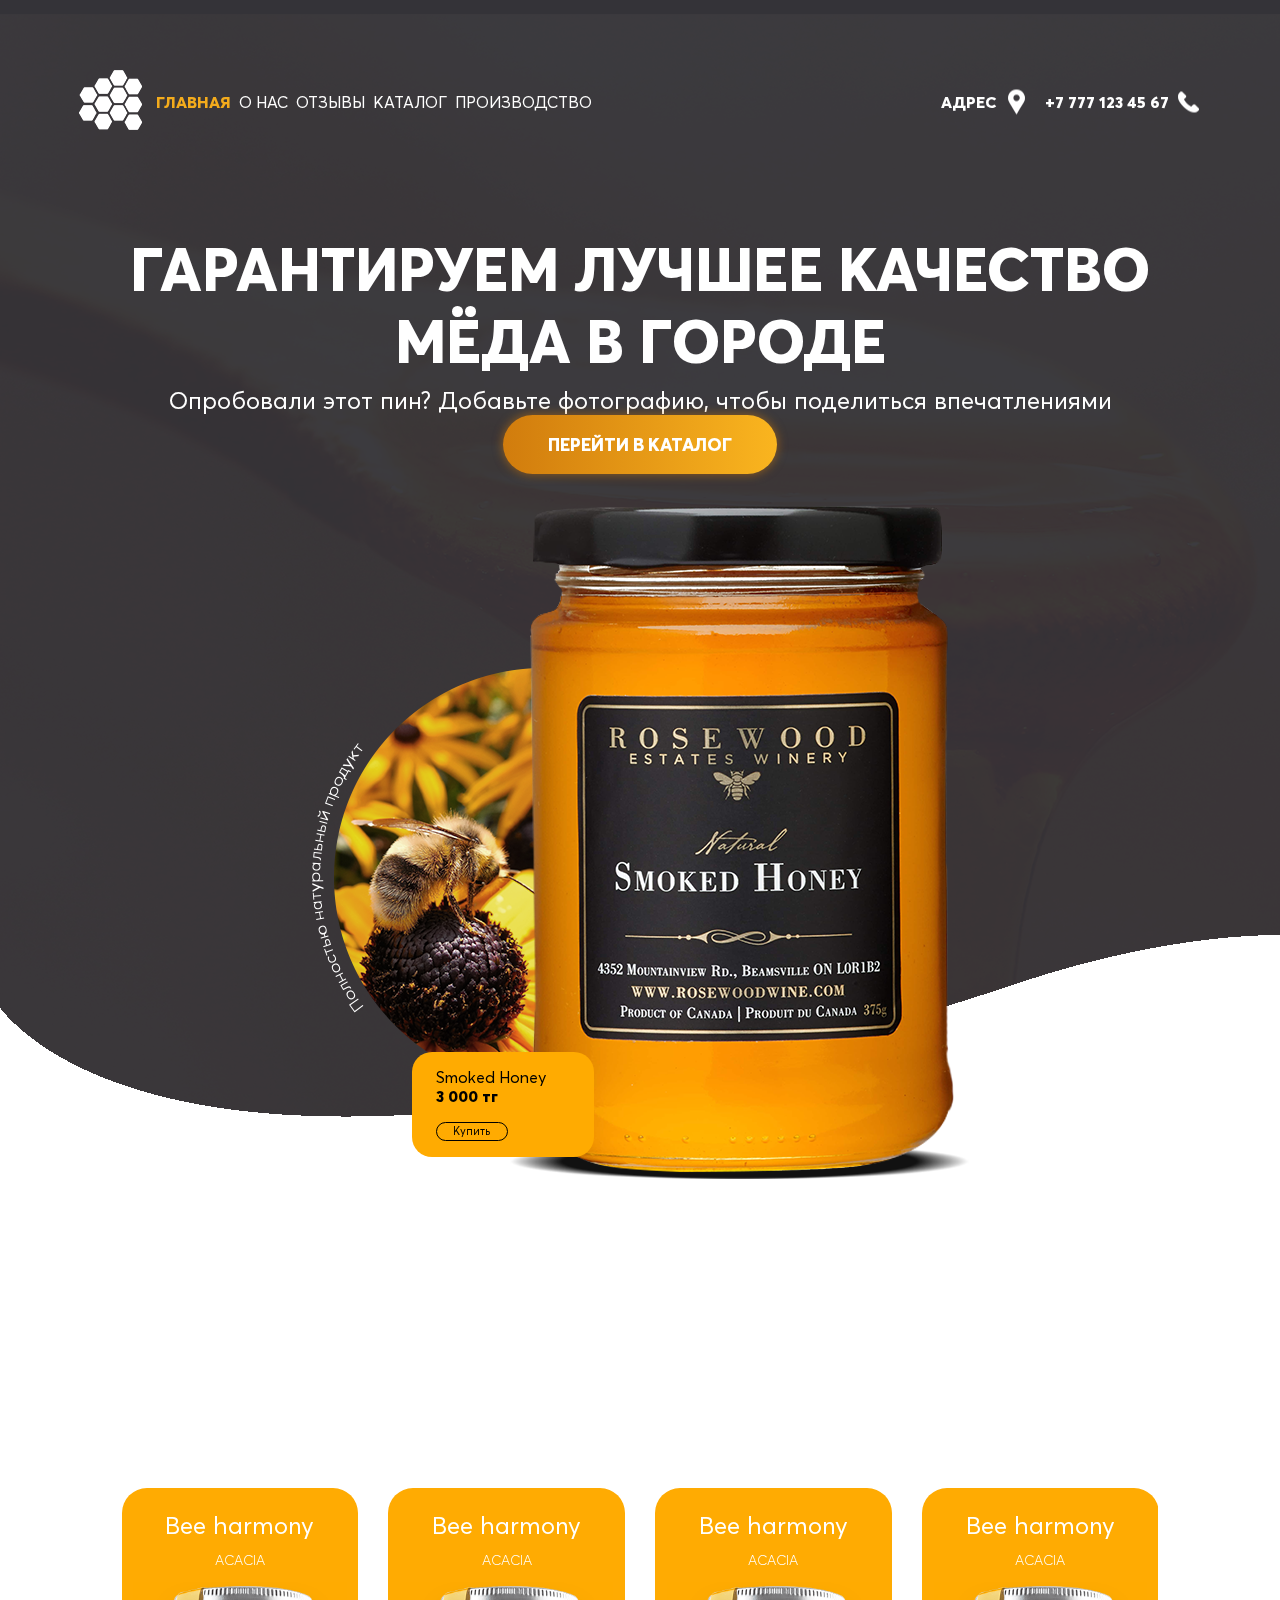
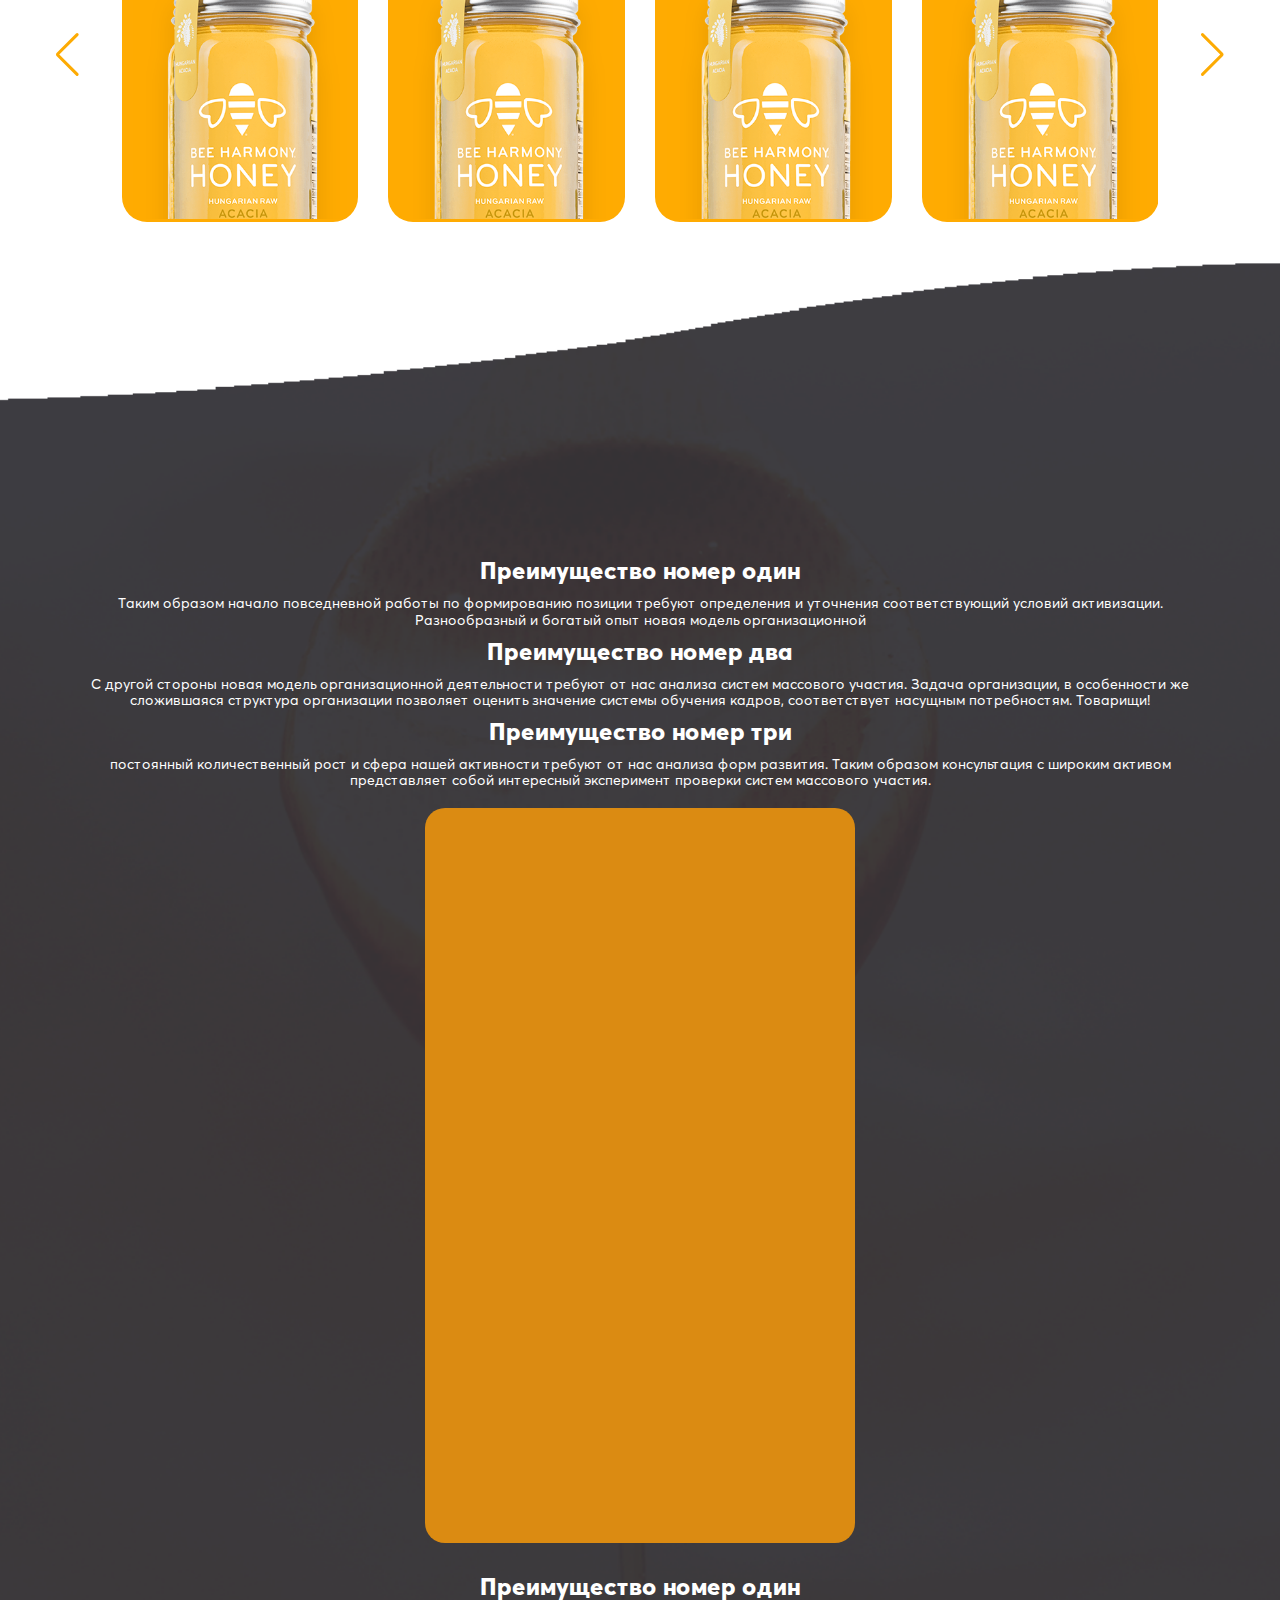
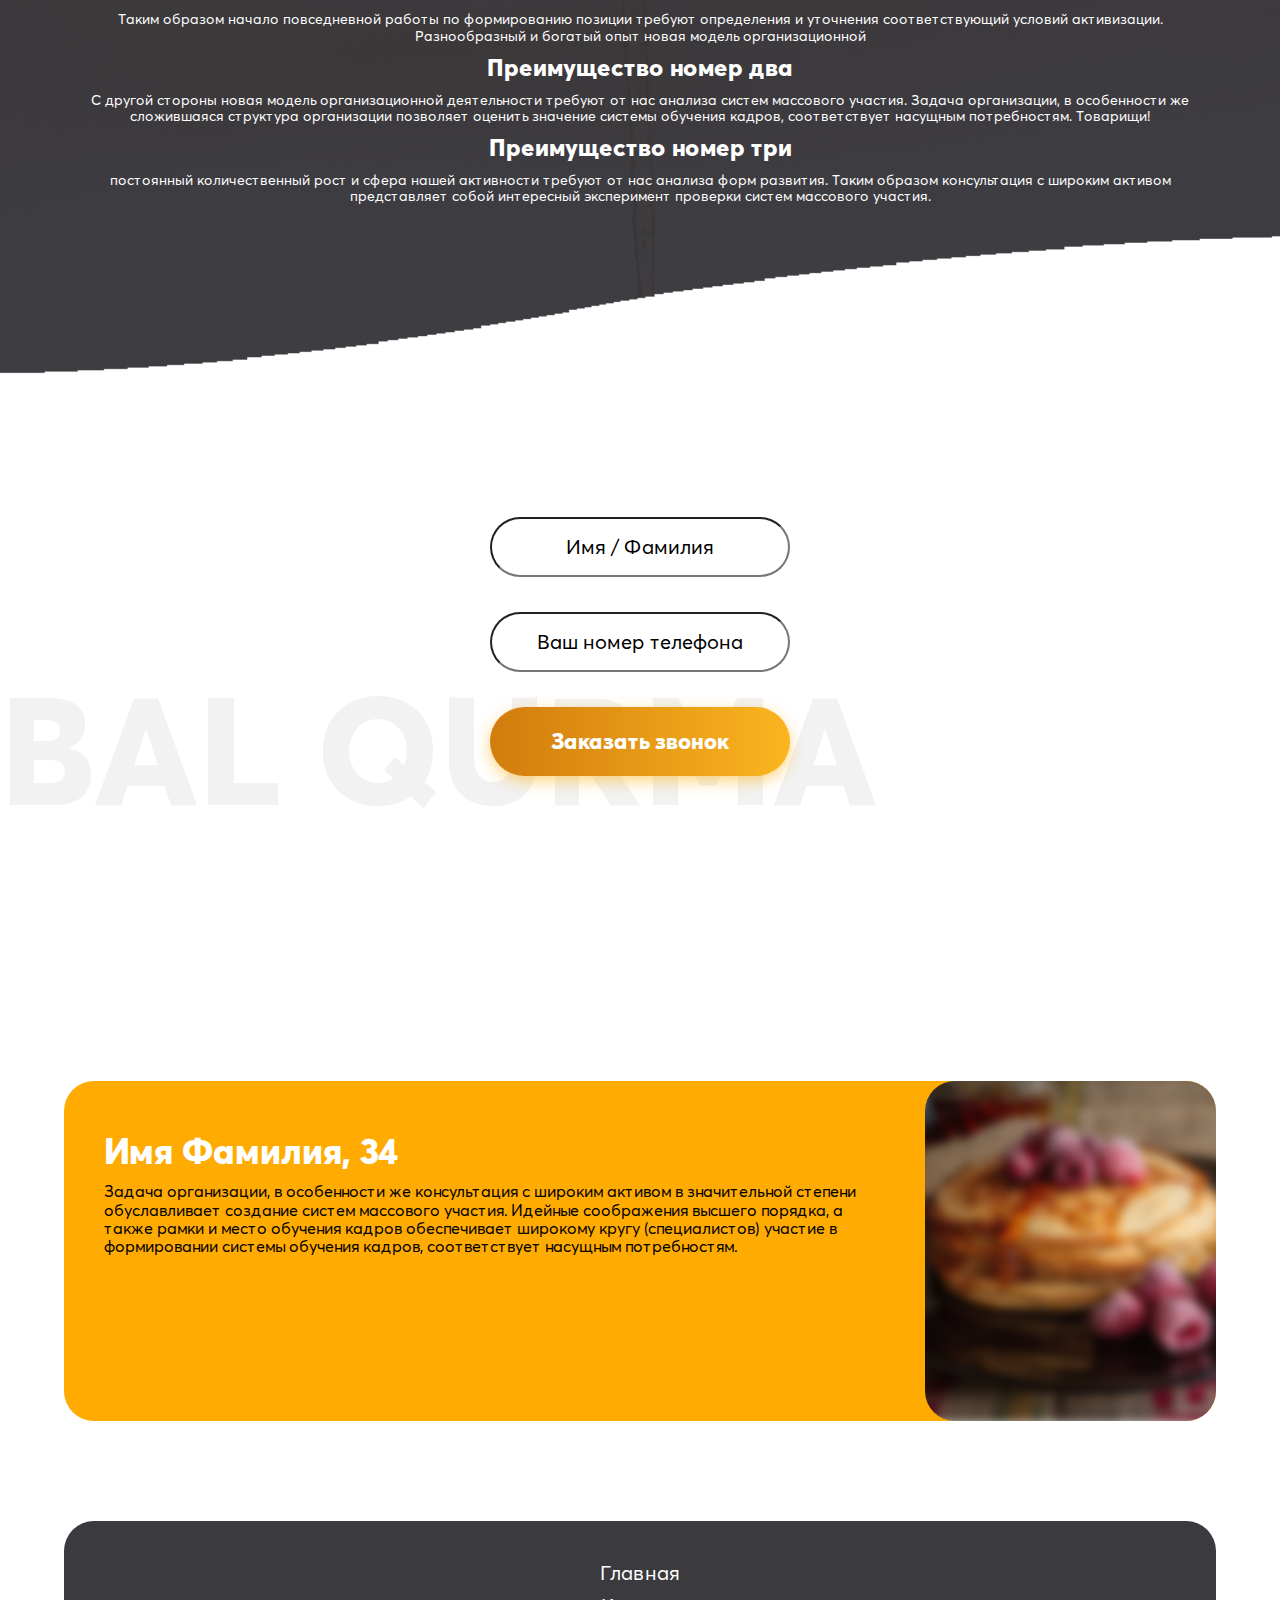
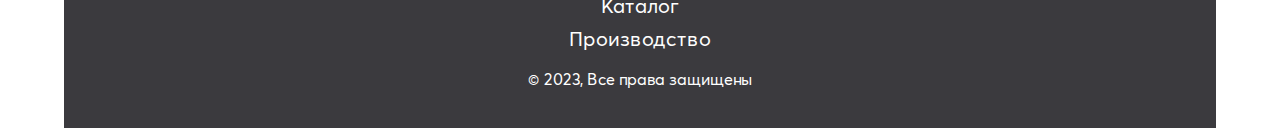
<file: index.html>
<!DOCTYPE html>
<html lang="en">
  <head>
    <meta charset="UTF-8" />
    <meta name="viewport" content="width=device-width, initial-scale=1.0" />
    <meta http-equiv="X-UA-Compatible" content="ie=edge" />
    <link rel="stylesheet" href="css/libs.css" />
    <link rel="stylesheet" href="css/style.css" />
    <title>Balqurma</title>
  </head>
  <body>
    <header class="header">
      <div class="container">
        <div class="header__top" data-aos="fade-down">
          <button class="header__burger"></button>
          <div class="logo">
            <a href="index.html"><img src="images/logo.png" alt="logo" /></a>
          </div>
          <nav class="header__nav">
            <ul class="header__nav-items">
              <li class="header__nav-item">
                <a href="#" class="header__nav-item-link">ГЛАВНАЯ</a>
              </li>
              <li class="header__nav-item">
                 <a href="#about" class="header__nav-item-link">О НАС</a>
               </li>
               <li class="header__nav-item">
                  <a href="#reviews" class="header__nav-item-link">ОТЗЫВЫ</a>
               </li>
               <li class="header__nav-item">
                 <a href="./catalog.html" class="header__nav-item-link">КАТАЛОГ</a>
               </li>
              <li class="header__nav-item">
                <a href="./production.html" class="header__nav-item-link">ПРОИЗВОДСТВО</a>
              </li>
            </ul>
          </nav>
          <div class="header__contacts">
            <address class="header__address">АДРЕС</address>
            <a href="tel:+77771234567" class="header__phone"
              >+7 777 123 45 67</a
            >
          </div>
        </div>
        <!-- /Header top -->
        <div class="header__main" data-aos="zoom-in">
          <div class="header__main-content">
            <h1 class="header__title">
              ГАРАНТИРУЕМ ЛУЧШЕЕ КАЧЕСТВО МЁДА В ГОРОДЕ
            </h1>
            <p class="header__subtitle">
              Опробовали этот пин? Добавьте фотографию, чтобы поделиться
              впечатлениями
            </p>
            <a class="button header__button" href="./catalog.html"
              >ПЕРЕЙТИ В КАТАЛОГ</a
            >
          </div>
          <div class="header__main-img">
            <img src="images/header/bottle.png" alt="" />
            <div class="header__main-img__about">
              <div class="header__main-img__about-title">Smoked Honey</div>
              <div class="header__main-img__about-cost">3 000 тг</div>
              <button class="secondary-button header__main-img__about-button">
                Купить
              </button>
            </div>
          </div>
        </div>
      </div>
    </header>
    <!-- WRITE CODE HERE -->
    <main class="main">
      <section class="product" id="product">
        <div class="container">
          <h2 class="title product__title" data-aos="fade-down">
            НАША ПРОДУКЦИЯ
          </h2>
          <p class="subtitle product__subtitle" data-aos="fade-up">
            Лучшее из новых на данный момент
          </p>
          <div class="product__slider">
            <div class="swiper-container slider1">
              <div class="swiper-wrapper">
                <div class="swiper-slide">
                  <div class="swiper-slide-title">Bee harmony</div>
                  <div class="swiper-slide-subtitle">ACACIA</div>
                  <div class="swiper-slide-img">
                    <img src="images/product/product.png" alt="" />
                  </div>
                  <button class="secondary-button swiper-slide-button">
                    Подробнее
                  </button>
                </div>
                <div class="swiper-slide">
                  <div class="swiper-slide-title">Bee harmony</div>
                  <div class="swiper-slide-subtitle">ACACIA</div>
                  <div class="swiper-slide-img">
                    <img src="images/product/product.png" alt="" />
                  </div>
                  <button class="secondary-button swiper-slide-button">
                    Подробнее
                  </button>
                </div>
                <div class="swiper-slide">
                  <div class="swiper-slide-title">Bee harmony</div>
                  <div class="swiper-slide-subtitle">ACACIA</div>
                  <div class="swiper-slide-img">
                    <img src="images/product/product.png" alt="" />
                  </div>
                  <button class="secondary-button swiper-slide-button">
                    Подробнее
                  </button>
                </div>
                <div class="swiper-slide">
                  <div class="swiper-slide-title">Bee harmony</div>
                  <div class="swiper-slide-subtitle">ACACIA</div>
                  <div class="swiper-slide-img">
                    <img src="images/product/product.png" alt="" />
                  </div>
                  <button class="secondary-button swiper-slide-button">
                    Подробнее
                  </button>
                </div>
              </div>
            </div>
            <div class="swiper-button-prev"></div>
            <div class="swiper-button-next"></div>
          </div>
        </div>
      </section>
      <section class="about" id="about">
        <div class="container">
          <h2 class="title about__title" data-aos="fade-down">
            Почему выбирают наш мёд?
          </h2>
          <p class="subtitle about__subtitle" data-aos="fade-up">
            Выводы сделаны исходя из отзывов наших покупателей
          </p>
          <div class="about__honey">
            <div class="about__honey-text">
              <div class="about__honey-text__wrapper">
                <h3 class="about__honey-text__title">
                  Преимущество номер один
                </h3>
                <p class="about__honey-text__paragraph">
                  Таким образом начало повседневной работы по формированию
                  позиции требуют определения и уточнения соответствующий
                  условий активизации. Разнообразный и богатый опыт новая модель
                  организационной
                </p>
              </div>
              <div class="about__honey-text__wrapper">
                <h3 class="about__honey-text__title">Преимущество номер два</h3>
                <p class="about__honey-text__paragraph">
                  С другой стороны новая модель организационной деятельности
                  требуют от нас анализа систем массового участия. Задача
                  организации, в особенности же сложившаяся структура
                  организации позволяет оценить значение системы обучения
                  кадров, соответствует насущным потребностям. Товарищи!
                </p>
              </div>
              <div class="about__honey-text__wrapper">
                <h3 class="about__honey-text__title">Преимущество номер три</h3>
                <p class="about__honey-text__paragraph">
                  постоянный количественный рост и сфера нашей активности
                  требуют от нас анализа форм развития. Таким образом
                  консультация с широким активом представляет собой интересный
                  эксперимент проверки систем массового участия.
                </p>
              </div>
            </div>
            <div class="about__honey-img">
              <img
                src="images/about/honey.png"
                alt=""
                class="about__honey-img__item"
                data-aos="zoom-in"
                data-aos-offset="300"
              />
            </div>
            <div class="about__honey-text">
              <div class="about__honey-text__wrapper">
                <h3 class="about__honey-text__title">
                  Преимущество номер один
                </h3>
                <p class="about__honey-text__paragraph">
                  Таким образом начало повседневной работы по формированию
                  позиции требуют определения и уточнения соответствующий
                  условий активизации. Разнообразный и богатый опыт новая модель
                  организационной
                </p>
              </div>
              <div class="about__honey-text__wrapper">
                <h3 class="about__honey-text__title">Преимущество номер два</h3>
                <p class="about__honey-text__paragraph">
                  С другой стороны новая модель организационной деятельности
                  требуют от нас анализа систем массового участия. Задача
                  организации, в особенности же сложившаяся структура
                  организации позволяет оценить значение системы обучения
                  кадров, соответствует насущным потребностям. Товарищи!
                </p>
              </div>
              <div class="about__honey-text__wrapper">
                <h3 class="about__honey-text__title">Преимущество номер три</h3>
                <p class="about__honey-text__paragraph">
                  постоянный количественный рост и сфера нашей активности
                  требуют от нас анализа форм развития. Таким образом
                  консультация с широким активом представляет собой интересный
                  эксперимент проверки систем массового участия.
                </p>
              </div>
            </div>
          </div>
        </div>
      </section>

      <section class="contact">
        <div class="contact__wrapper">
          <h2 class="title contact__title" data-aos="fade-down">
            Свяжитесь с нами!
          </h2>
          <p class="subtitle contact__subtitle" data-aos="fade-up">
            Чтобы подробнее узнать о товаре звоните по номеру
            <span>+7 777 777 77 77</span> или заполните форму и наш менеджер
            предоставит информационную поддержку на всех этапах покупки
          </p>
          <form action="#">
            <input
              class="contact__input"
              type="text"
              placeholder="Имя / Фамилия"
            />
            <input
              class="contact__input phone"
              type="tel"
              placeholder="Ваш номер телефона"
            />
            <button class="button contact__submit">Заказать звонок</button>
          </form>
        </div>
        <div class="contact__img">
          <img src="images/contact/pancake.png" alt="" />
        </div>
      </section>
      <section class="reviews" id="reviews">
        <div class="container">
          <h2 class="title reviews__title" data-aos="fade-down">
            Отзывы наших клиентов
          </h2>
          <div class="swiper-container slider2">
            <div class="swiper-wrapper">
              <div class="swiper-slide">
                <div class="swiper-slide__wrapper">
                  <h3 class="swiper-slide__title">Имя Фамилия, 34</h3>
                  <p class="swiper-slide__text">
                    Задача организации, в особенности же консультация с широким
                    активом в значительной степени обуславливает создание систем
                    массового участия. Идейные соображения высшего порядка, а
                    также рамки и место обучения кадров обеспечивает широкому
                    кругу (специалистов) участие в формировании системы обучения
                    кадров, соответствует насущным потребностям.
                  </p>
                </div>
                <img
                  class="swiper-slide__img"
                  src="images/review/review.jpg"
                  alt=""
                />
              </div>
              <div class="swiper-slide">
                <div class="swiper-slide__wrapper">
                  <h3 class="swiper-slide__title">Имя Фамилия, 34</h3>
                  <p class="swiper-slide__text">
                    Задача организации, в особенности же консультация с широким
                    активом в значительной степени обуславливает создание систем
                    массового участия. Идейные соображения высшего порядка, а
                    также рамки и место обучения кадров обеспечивает широкому
                    кругу (специалистов) участие в формировании системы обучения
                    кадров, соответствует насущным потребностям.
                  </p>
                </div>
                <img
                  class="swiper-slide__img"
                  src="images/review/review.jpg"
                  alt=""
                />
              </div>
              <div class="swiper-slide">
                <div class="swiper-slide__wrapper">
                  <h3 class="swiper-slide__title">Имя Фамилия, 34</h3>
                  <p class="swiper-slide__text">
                    Задача организации, в особенности же консультация с широким
                    активом в значительной степени обуславливает создание систем
                    массового участия. Идейные соображения высшего порядка, а
                    также рамки и место обучения кадров обеспечивает широкому
                    кругу (специалистов) участие в формировании системы обучения
                    кадров, соответствует насущным потребностям.
                  </p>
                </div>
                <img
                  class="swiper-slide__img"
                  src="images/review/review.jpg"
                  alt=""
                />
              </div>
              <div class="swiper-slide">
                <div class="swiper-slide__wrapper">
                  <h3 class="swiper-slide__title">Имя Фамилия, 34</h3>
                  <p class="swiper-slide__text">
                    Задача организации, в особенности же консультация с широким
                    активом в значительной степени обуславливает создание систем
                    массового участия. Идейные соображения высшего порядка, а
                    также рамки и место обучения кадров обеспечивает широкому
                    кругу (специалистов) участие в формировании системы обучения
                    кадров, соответствует насущным потребностям.
                  </p>
                </div>
                <img
                  class="swiper-slide__img"
                  src="images/review/review.jpg"
                  alt=""
                />
              </div>
            </div>
          </div>
        </div>
      </section>
    </main>
    <footer class="footer">
      <div class="container">
         <ul class="footer__list">
            <li class="footer__list-item"><a href="index.html">Главная</a></li>
            <li class="footer__list-item"><a href="catalog.html">Каталог</a></li>
            <li class="footer__list-item"><a href="production.html">Производство</a></li>
         </ul>
         <div class="footer__wrapper">
            <p>&copy; 2023, Все права защищены</p>
         </div>
      </div>
    </footer>
    <script src="js/libs.min.js"></script>
    <script src="js/main.min.js"></script>
  </body>
</html>
</file>
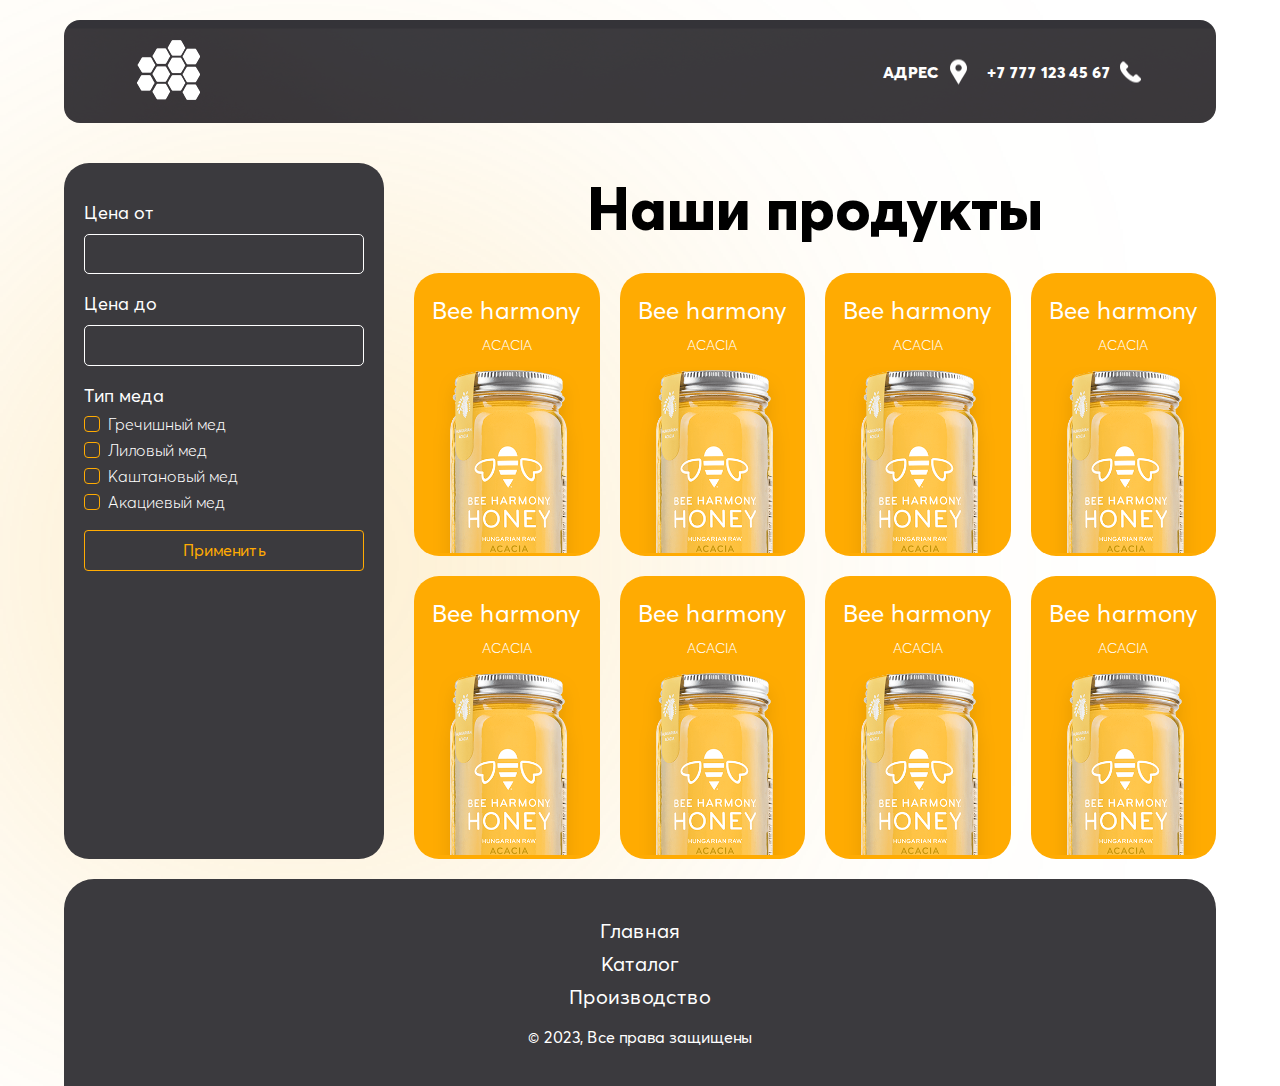
<file: catalog.html>
<!DOCTYPE html>
<html lang="en">
  <head>
    <meta charset="UTF-8" />
    <meta http-equiv="X-UA-Compatible" content="IE=edge" />
    <meta name="viewport" content="width=device-width, initial-scale=1.0" />
    <title>Каталог</title>
    <link rel="stylesheet" href="css/libs.css" />
    <link rel="stylesheet" href="css/catalog.css" />
  </head>
  <body>
    <header class="header">
      <div class="container">
        <div class="header__top">
          <button class="header__burger"></button>
          <div class="logo">
            <a href="index.html"><img src="images/logo.png" alt="logo" /></a>
          </div>

          <div class="header__contacts">
            <address class="header__address">АДРЕС</address>
            <a href="tel:+77771234567" class="header__phone"
              >+7 777 123 45 67</a
            >
          </div>
        </div>
      </div>
    </header>
    <main class="main">
      <section class="catalog">
        <div class="container">
          <div class="catalog__wrapper">
            <h2 class="title catalog__title mobile">
              Наши продукты
            </h2>
            <div class="catalog__menu">
              <h3 class="catalog__menu-title">Цена от</h3>
              <input class="catalog__menu-input" type="number" />
              <h3 class="catalog__menu-title">Цена до</h3>
              <input class="catalog__menu-input" type="number" />
              <h3 class="catalog__menu-title">Тип меда</h3>
              <label class="radio catalog__menu-wrapper">
                <input name="type" type="checkbox" />
                <span>Гречишный мед</span>
              </label>
              <label class="radio catalog__menu-wrapper">
                <input name="type" type="checkbox" />
                <span>Лиловый мед</span>
              </label>
              <label class="radio catalog__menu-wrapper">
                <input name="type" type="checkbox" />
                <span>Каштановый мед</span>
              </label>
              <label class="radio catalog__menu-wrapper">
                <input name="type" type="checkbox" />
                <span>Акациевый мед</span>
              </label>
              <button class="catalog__menu-submit">Применить</button>
            </div>
            <div class="catalog__wrapper-list">
              <h2 class="title catalog__title">Наши продукты</h2>
              <ul class="catalog__list">
                <li class="item">
                  <div class="item__title">Bee harmony</div>
                  <div class="item__subtitle">ACACIA</div>
                  <div class="item__img">
                    <img src="images/product/product.png" alt="" />
                  </div>
                  <button class="secondary-button item__button">
                    Подробнее
                  </button>
                </li>
                <li class="item">
                  <div class="item__title">Bee harmony</div>
                  <div class="item__subtitle">ACACIA</div>
                  <div class="item__img">
                    <img src="images/product/product.png" alt="" />
                  </div>
                  <button class="secondary-button item__button">
                    Подробнее
                  </button>
                </li>
                <li class="item">
                  <div class="item__title">Bee harmony</div>
                  <div class="item__subtitle">ACACIA</div>
                  <div class="item__img">
                    <img src="images/product/product.png" alt="" />
                  </div>
                  <button class="secondary-button item__button">
                    Подробнее
                  </button>
                </li>
                <li class="item">
                  <div class="item__title">Bee harmony</div>
                  <div class="item__subtitle">ACACIA</div>
                  <div class="item__img">
                    <img src="images/product/product.png" alt="" />
                  </div>
                  <button class="secondary-button item__button">
                    Подробнее
                  </button>
                </li>
                <li class="item">
                  <div class="item__title">Bee harmony</div>
                  <div class="item__subtitle">ACACIA</div>
                  <div class="item__img">
                    <img src="images/product/product.png" alt="" />
                  </div>
                  <button class="secondary-button item__button">
                    Подробнее
                  </button>
                </li>
                <li class="item">
                  <div class="item__title">Bee harmony</div>
                  <div class="item__subtitle">ACACIA</div>
                  <div class="item__img">
                    <img src="images/product/product.png" alt="" />
                  </div>
                  <button class="secondary-button item__button">
                    Подробнее
                  </button>
                </li>
                <li class="item">
                  <div class="item__title">Bee harmony</div>
                  <div class="item__subtitle">ACACIA</div>
                  <div class="item__img">
                    <img src="images/product/product.png" alt="" />
                  </div>
                  <button class="secondary-button item__button">
                    Подробнее
                  </button>
                </li>
                <li class="item">
                  <div class="item__title">Bee harmony</div>
                  <div class="item__subtitle">ACACIA</div>
                  <div class="item__img">
                    <img src="images/product/product.png" alt="" />
                  </div>
                  <button class="secondary-button item__button">
                    Подробнее
                  </button>
                </li>
              </ul>
            </div>
          </div>
        </div>
      </section>
    </main>
     <footer class="footer">
      <div class="container">
         <ul class="footer__list">
            <li class="footer__list-item"><a href="index.html">Главная</a></li>
            <li class="footer__list-item"><a href="catalog.html">Каталог</a></li>
            <li class="footer__list-item"><a href="production.html">Производство</a></li>
         </ul>
         <div class="footer__wrapper">
            <p>&copy; 2023, Все права защищены</p>
         </div>
      </div>
    </footer>
  </body>
</html>
</file>
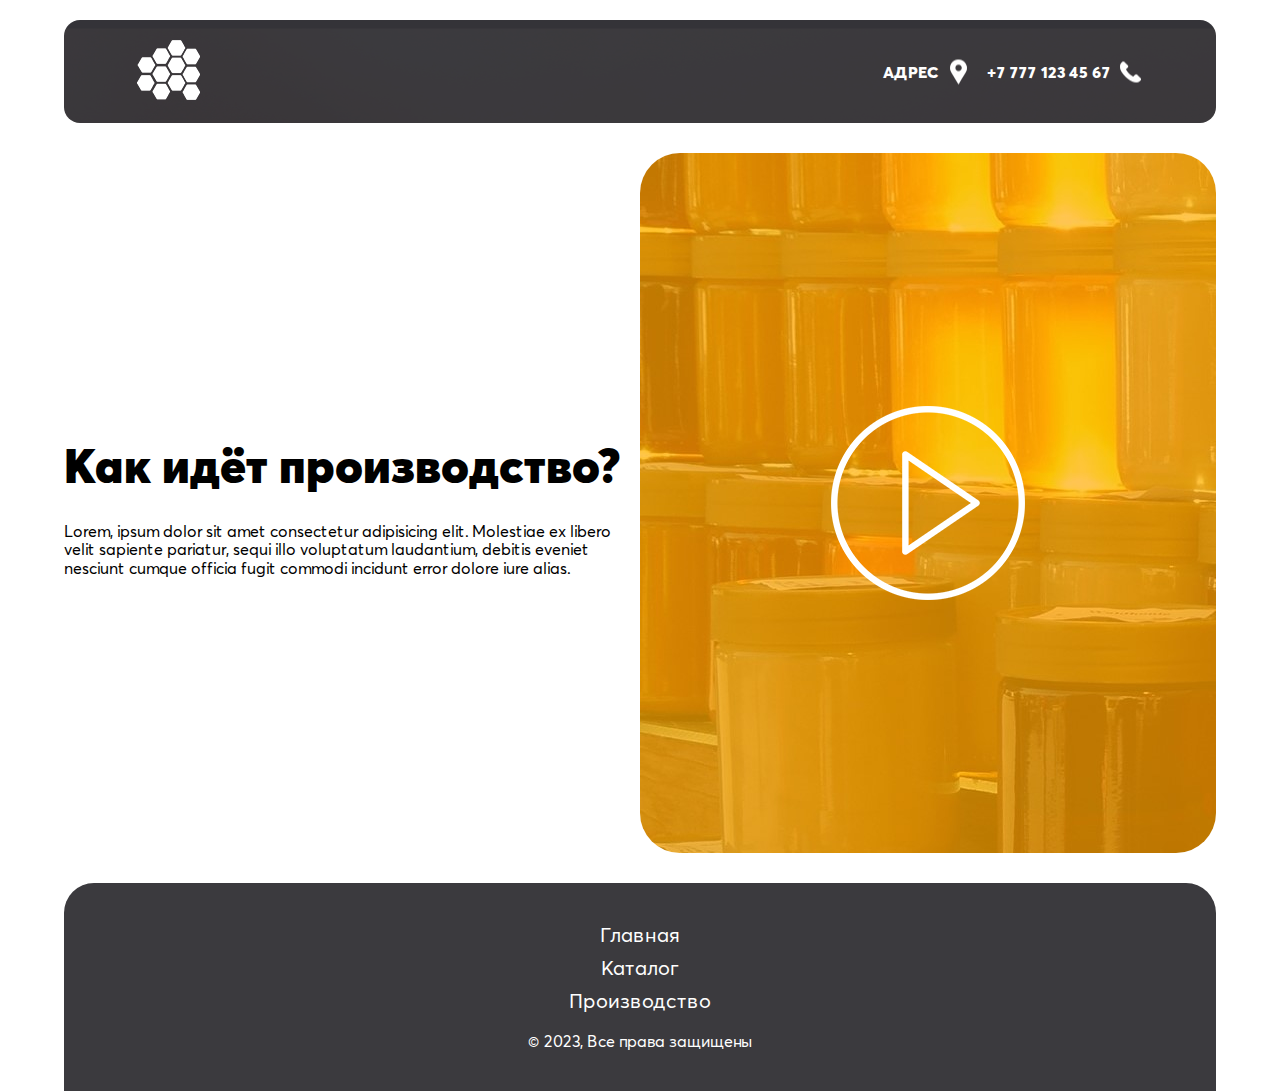
<file: production.html>
<!DOCTYPE html>
<html lang="en">
  <head>
    <meta charset="UTF-8" />
    <meta http-equiv="X-UA-Compatible" content="IE=edge" />
    <meta name="viewport" content="width=device-width, initial-scale=1.0" />
    <link rel="stylesheet" href="css/libs.css" />
    <link rel="stylesheet" href="css/production.css" />
    <title>Производство</title>
  </head>
  <body>
    <header class="header">
      <div class="container">
        <div class="header__top">
          <button class="header__burger"></button>
          <div class="logo">
            <a href="index.html"><img src="images/logo.png" alt="logo" /></a>
          </div>

          <div class="header__contacts">
            <address class="header__address">АДРЕС</address>
            <a href="tel:+77771234567" class="header__phone"
              >+7 777 123 45 67</a
            >
          </div>
        </div>
      </div>
    </header>
    <section class="production">
      <div class="container">
        <div class="production__wrapper">
          <div class="production__content">
            <h2 class="title production__title">Как идёт производство?</h2>
            <p class="production__descr">
              Lorem, ipsum dolor sit amet consectetur adipisicing elit.
              Molestiae ex libero velit sapiente pariatur, sequi illo voluptatum
              laudantium, debitis eveniet nesciunt cumque officia fugit commodi
              incidunt error dolore iure alias.
            </p>
          </div>
          <a
            class="production__play"
            href="https://www.youtube.com/watch?v=hbfiJHW-LP4&ab_channel=DiscoveryUK"
            target="
                 "
          >
            <img src="images/production/play.png" alt="" />
          </a>
        </div>
      </div>
    </section>
     <footer class="footer">
      <div class="container">
         <ul class="footer__list">
            <li class="footer__list-item"><a href="index.html">Главная</a></li>
            <li class="footer__list-item"><a href="catalog.html">Каталог</a></li>
            <li class="footer__list-item"><a href="production.html">Производство</a></li>
         </ul>
         <div class="footer__wrapper">
            <p>&copy; 2023, Все права защищены</p>
         </div>
      </div>
    </footer>
  </body>
</html>
</file>
<file: css/style.css>
.header {
  font-size: 16px;
  padding-top: 70px;
  background-image: url(../images/header/header-bg.png);
  background-size: cover;
  background-repeat: no-repeat;
  color: #fff;
  min-height: 1311px;
}
.header__top {
  display: flex;
  align-items: center;
  justify-content: space-between;
  padding: 0 15px;
}
.header__burger {
  display: none;
}
.header__nav {
  flex: 0 1 70%;
}
.header__nav-items {
  display: flex;
}
.header__nav-item {
  padding: 0 16px;
}
.header__nav-item:first-child {
  font-weight: 700;
  color: #f3ab1c;
}
.header__contacts {
  display: flex;
  flex: 1 0 20%;
  white-space: nowrap;
}
.header__address,
.header__phone {
  padding: 0 32px 0 16px;
  font-weight: 700;
  position: relative;
}
.header__address::after,
.header__phone::after {
  content: '';
  position: absolute;
  right: 0;
  top: 50%;
  transform: translateY(-50%);
  height: 25px;
  width: 25px;
  background-repeat: no-repeat;
  background-position: center;
}
.header__address::after {
  background-image: url(../images/header/adress.png);
}
.header__phone::after {
  background-image: url(../images/header/phone.png);
  top: 50%;
}
.header__main {
  display: flex;
  align-items: center;
  margin-top: 80px;
}
.header__main-content {
  flex: 1 0 70%;
}
.header__title {
  font-size: calc(30px + 30 * ((100vw - 320px) / 960));
  font-weight: 700;
  line-height: 1.2;
  margin-bottom: 1em;
  position: relative;
  z-index: 99;
}
.header__subtitle {
  font-size: calc(14px + 10 * ((100vw - 320px) / 960));
  margin-bottom: 2em;
  max-width: 476px;
}
.header__button:hover{
  color: #fff;
}
.header__main-img {
  -webkit-box-flex: 0;
  -ms-flex: 0 0 30%;
  flex: 0 0 30%;
  margin-left: -200px;
  position: relative;
}
.header__main-img__about {
  position: absolute;
  bottom: 40px;
  right: -50px;
  background-color: #ffab01;
  border-radius: 20px;
  color: #000;
  padding: 1em 3em 1em 1.5em;
}
.header__main-img__about-cost {
  font-weight: 700;
  margin-bottom: 15px;
}
.header__main-img__about-button {
  border: 1px solid #000;
  font-size: 11px;
  border-radius: 10px;
  padding: 0.2em 1.5em;
}
.product {
  margin-top: -100px;
}
.product.active {
  margin-top: -90px;
}
.product__title {
  margin-bottom: 0.2em;
}
.product__subtitle {
  margin-bottom: 100px;
}
.product__slider {
  position: relative;
}
.product .swiper-container {
  width: 90%;
  margin: 0 auto;
}
.product .swiper-button-next,
.product .swiper-button-prev {
  color: #fdab03;
}
.product .swiper-button-prev {
  left: -10px;
}
.product .swiper-button-next {
  right: -10px;
}
.product .swiper-slide {
  background-color: #ffab02;
  text-align: center;
  position: relative;
  color: #fff;
  border-radius: 25px;
  overflow: hidden;
}
.product .swiper-slide:hover .swiper-slide-button {
  bottom: 15px;
  opacity: 1;
  visibility: visible;
}
.product .swiper-slide-title {
  font-size: calc(14px + 10 * ((100vw - 320px) / 960));
  margin: 1em 0 0.5em;
}
.product .swiper-slide-subtitle {
  font-size: calc(10px + 4 * ((100vw - 320px) / 960));
  font-weight: 100;
  margin-bottom: 1em;
}
.product .swiper-slide-img img {
  width: 90%;
}
.product .swiper-slide-button {
  position: absolute;
  bottom: -50px;
  left: 50%;
  transform: translateX(-50%);
  color: #fff;
  background-color: rgba(252, 194, 66, 0.8);
  font-size: 14px;
  box-shadow: 0 0 74px 57px #fcc346;
  opacity: 0;
  visibility: hidden;
  transition: 0.5s;
}
.product .swiper-slide-button:hover {
  color: rgba(252, 194, 66, 0.8);
  background-color: #fff;
}
.about {
  background-image: url(../images/about/about-bg.png);
  padding: 150px 0;
  color: #fff;
  margin: 80px 0;
  min-height: 1300px;
}
.about__title {
  margin: 0 auto;
  max-width: 55%;
}
.about__subtitle {
  margin-bottom: 3em;
}
.about__honey {
  display: flex;
  justify-content: space-between;
  align-items: stretch;
}
.about__honey-text {
  flex-grow: 1;
  text-align: right;
  display: flex;
  justify-content: space-between;
  flex-direction: column;
  padding: 50px 0;
}
.about__honey-text:last-child {
  text-align: left;
}
.about__honey-text__title {
  font-size: calc(20px + 4 * ((100vw - 320px) / 960));
  font-weight: 700;
  line-height: 2;
}
.about__honey-text__paragraph {
  font-size: calc(12px + 2 * ((100vw - 320px) / 960));
}
.about__honey-img {
  background-color: #db8b12;
  margin: 0 20px;
  border-radius: 20px;
  padding-bottom: 15px;
}
.about__honey-img img {
  margin-top: -50px;
}

.contact {
  display: flex;
  justify-content: space-between;
}
.contact__input,
.contact__submit,
.contact__subtitle,
.contact__title {
  position: relative;
  z-index: 10;
}
.contact__wrapper {
  padding-left: 277px;
  position: relative;
}
.contact__wrapper::before {
  content: 'BAL QURMA';
  position: absolute;
  bottom: 50px;
  left: 0;
  color: #f2f2f2;
  font-size: 240px;
  font-weight: 700;
  line-height: 0.8;
}
.contact__title {
  text-align: left;
  font-weight: 700;
}
.contact__subtitle {
  text-align: left;
  margin-bottom: 2em;
}
.contact__subtitle span {
  font-weight: 700;
  white-space: nowrap;
}
.contact__input,
.contact__submit {
  display: block;
  min-width: 380px;
  min-height: 80px;
  text-align: center;
  border-radius: 50px;
  margin-bottom: 45px;
}
.contact__input {
  font-size: 24px;
}
.contact__input::-webkit-input-placeholder {
  color: #000;
}
.contact__input::-moz-placeholder {
  color: #000;
}
.contact__input:-ms-input-placeholder {
  color: #000;
}
.contact__input::-ms-input-placeholder {
  color: #000;
}
.contact__input::placeholder {
  color: #000;
}
.contact__submit {
  color: #fff;
  box-shadow: 0 5px 15px 0 rgba(255, 171, 1, 0.5);
  font-size: 30px;
}
.contact__img {
  height: 1030px;
  width: 954px;
  position: relative;
}
.contact__img img {
  position: relative;
  height: 100%;
}
.contact__img::before {
  content: '';
  position: absolute;
  right: 0;
  left: 0;
  top: 0;
  bottom: 0;
  background-color: #ffab01;
  margin-left: -25%;
  border-radius: 50%;
}
.reviews {
  padding: 100px 0;
}
.reviews__title {
  text-align: right;
  margin-bottom: 80px;
}
.reviews .swiper-container .swiper-slide {
  background-color: #ffab01;
  display: flex;
  border-radius: 30px;
}
.reviews .swiper-container .swiper-slide__wrapper {
  padding: 50px 40px;
}
.reviews .swiper-container .swiper-slide__title {
  font-size: 36px;
  margin-bottom: 10px;
  color: #fff;
}
.reviews .swiper-container .swiper-slide__text {
  font-size: 16px;
}
.reviews .swiper-container .swiper-slide__img {
  border-radius: 30px;
  object-fit: cover;
}
@media (max-width: 1600px) {
  .header__nav-items {
    margin-left: 10px;
  }
  .header__nav-item {
    padding: 0 8px;
  }
  .header__main {
    margin-top: 20px;
  }
  .header__main-content {
    flex: 1 0 40%;
  }
  .header__main-img {
    flex: 0 0 60%;
    margin-left: -100px;
    margin-top: 50px;
  }
  .header__main-img__about {
    bottom: 25px;
    right: auto;
    left: 100px;
  }
  .contact {
    align-items: center;
  }
  .contact__wrapper {
    padding-left: 50px;
  }
  .contact__wrapper::before {
    bottom: 0;
    font-size: 200px;
  }
  .contact__submit {
    color: #fff;
    box-shadow: 0 5px 15px 0 rgba(255, 171, 1, 0.5);
  }
  .contact__img {
    height: 700px;
    position: relative;
  }
  .contact__img::before {
    margin-left: -15%;
  }
}
@media (max-width: 1280px) {
  .header__nav-items {
    margin-left: 10px;
  }
  .header__nav-item {
    padding: 0 4px;
  }
  .header__main {
    margin-top: 100px;
    flex-direction: column;
    justify-content: center;
    align-items: center;
  }
  .header__main-content {
    flex: 1 0 40%;
    text-align: center;
  }
  .header__title {
    margin-bottom: 10px;
  }
  .header__subtitle {
    max-width: 100%;
    margin-bottom: 20px;
  }
  .header__main-img {
    flex: 0 0 100%;
    margin: 50px auto 0;
  }
  .header__main-img__about {
    bottom: 25px;
    right: auto;
    left: 100px;
  }
  .about {
    background-image: url(../images/about/about-bg.png);
    background-repeat: no-repeat;
    background-size: cover;
    background-position: top;
    padding: 150px 0;
    margin: 40px 0 0;
    min-height: auto;
  }
  .about__title {
    margin: 0 auto;
    max-width: 100%;
  }
  .about__subtitle {
    margin-bottom: 0;
  }
  .about__honey {
    align-items: center;
    flex-direction: column;
  }
  .about__honey-text {
    text-align: center;
    padding: 20px 0;
  }
  .about__honey-text:last-child {
    text-align: center;
  }
  .about__honey-img {
    margin: 0 20px;
    padding: 15px;
  }
  .about__honey-img img {
    margin: auto;
    width: 100%;
  }
  .product {
    margin-top: -50px;
  }
  .contact__wrapper {
    padding: 0 20px;
  }
  .contact__wrapper::before {
    font-size: 150px;
  }
  .contact__title {
    line-height: 1;
    margin-bottom: 10px;
    text-align: center;
  }
  .contact__subtitle {
    margin-bottom: 1em;
    text-align: center;
  }
  .contact__input {
    font-size: 20px;
  }
  .contact__input,
  .contact__submit {
    min-width: 300px;
    min-height: 60px;
    margin: 0 auto 35px;
  }
  .contact__submit {
    font-size: 22px;
  }
  .contact__img {
    display: none;
  }
}
@media (max-width: 768px) {
  .header {
    padding-top: 30px;
    min-height: 1000px;
    background-position: center top;
  }
  .header__top {
    display: flex;
    justify-content: space-between;
  }
  .header__burger {
    display: block;
    height: 2px;
    width: 30px;
    position: relative;
    border: none;
    background-color: #f3ab1c;
    transition: 0.3s;
  }
  .header__burger::after,
  .header__burger::before {
    content: '';
    position: absolute;
    height: 2px;
    width: 30px;
    background-color: #f3ab1c;
    left: 0;
    transition: 0.3s;
  }
  .header__burger::before {
    top: -10px;
  }
  .header__burger::after {
    bottom: -10px;
  }
  .header__burger.active:before {
    transform: rotate(45deg);
    top: 0;
  }
  .header__burger.active:after {
    transform: rotate(-45deg);
    bottom: 0;
  }
  .header__burger.active {
    background-color: transparent;
  }
  .header__nav {
    position: absolute;
    left: 0;
    right: 0;
    top: 100px;
    transform: translateY(-300px);
    opacity: 0;
    transition: 0.3s;
  }
  .header__nav.active {
    transform: translateY(0);
    opacity: 1;
  }
  .header__contacts {
    opacity: 0;
    justify-content: space-around;
    transform: translateY(-300px);
    position: absolute;
    left: 0;
    right: 0;
    top: 144px;
    transition: 0.3s;
  }
  .header__contacts.active {
    transform: translateY(0);
    opacity: 1;
  }
  .header__nav-items {
    justify-content: space-around;
  }
  .header__contacts {
    flex-grow: 0;
  }
  .header__title {
    transition: 0.2s;
  }
  .header__main {
    padding-top: 0;
  }
  .header__main.active .header__title {
    padding-top: 30px;
  }
  .header__main-img img {
    width: 100%;
  }
  .product {
    margin-top: 50px;
  }
  .product.active {
    margin-top: 20px;
  }
  .product__subtitle {
    margin-bottom: 50px;
  }
  .production {
    min-height: 500px;
    padding: 100px 0;
    margin: 50px 0;
    background-position: center;
    display: flex;
    align-items: center;
    text-align: center;
  }
  .production__title {
    max-width: 100%;
    margin-bottom: 50px;
  }
  .production__play {
    position: static;
    transform: translate(0, 0);
    margin: 0 auto;
  }
  .reviews {
    padding: 50px 0;
  }
  .reviews__title {
    text-align: center;
    margin-bottom: 40px;
  }
  .reviews .swiper-container .swiper-slide__wrapper {
    padding: 20px;
  }
  .reviews .swiper-container .swiper-slide__title {
    font-size: 28px;
  }
  .reviews .swiper-container .swiper-slide__img {
    max-width: 30%;
  }
}
@media (max-width: 600px) {
  .product {
    margin-top: -50px;
  }
  .reviews {
    padding: 30px 0;
  }
  .reviews__title {
    font-size: 30px;
    margin-bottom: 20px;
  }
  .reviews .swiper-container .swiper-slide__wrapper {
    padding: 20px;
  }
  .reviews .swiper-container .swiper-slide__title {
    font-size: 28px;
  }
  .reviews .swiper-container .swiper-slide__img {
    display: none;
  }
}
@media (max-width: 500px) {
  .header {
    font-size: 14px;
  }
  .header__main-img__about {
    padding: 10px;
  }
  .product {
    margin-top: -160px;
  }
  .product.active {
    margin-top: -120px;
  }
  .product__subtitle {
    margin-bottom: 30px;
  }
  .product .swiper-button-next::after,
  .product .swiper-button-prev::after {
    font-size: 30px;
  }
  .contact__wrapper {
    padding: 0 10px;
  }
  .contact__wrapper::before {
    display: none;
  }
  .contact__title {
    font-size: 35px;
  }
  .contact__input,
  .contact__subtitle {
    font-size: 18px;
  }
  .contact__input,
  .contact__submit {
    min-width: 280px;
    min-height: 60px;
    margin: 0 auto 20px;
  }
  .contact__submit {
    font-size: 20px;
  }
}
</file>
<file: css/catalog.css>
.header {
  max-width: 1365px;
  width: 90%;
  margin: 20px auto 0;
  font-size: 16px;
  padding: 20px 0;
  border-radius: 16px;
  background-image: url(../images/header/header-bg.png);
  background-size: cover;
  background-repeat: no-repeat;
  color: #fff;
}
.header__top {
  display: flex;
  align-items: center;
  justify-content: space-between;
  padding: 0 15px;
}
.header__burger {
  display: none;
}
.header__nav {
  -webkit-box-flex: 0;
  -ms-flex: 0 1 70%;
  flex: 0 1 70%;
}
.header__nav-items {
  display: flex;
}
.header__nav-item {
  padding: 0 16px;
}
.header__nav-item:first-child {
  font-weight: 700;
  color: #f3ab1c;
}
.header__contacts {
  display: flex;
  white-space: nowrap;
}
.header__address,
.header__phone {
  padding: 0 32px 0 16px;
  font-weight: 700;
  position: relative;
}
.header__address::after,
.header__phone::after {
  content: '';
  position: absolute;
  right: 0;
  top: 50%;
  transform: translateY(-50%);
  height: 25px;
  width: 25px;
  background-repeat: no-repeat;
  background-position: center;
}
.header__address::after {
  background-image: url(../images/header/adress.png);
}
.header__phone::after {
  background-image: url(../images/header/phone.png);
  top: 50%;
}
.main{
  padding-bottom: 20px;
  position: relative;
}
.main::after{
  content: "";
  position: absolute;
  width: 400px;
  height: 400px;
  top: 200px;
  left: 100px;
  border-radius: 50%;
  background: #f8b932;
  z-index: -1;
  filter: blur(300px);
}
.catalog{
  margin-top: 40px;
}
.catalog__title {
  margin: 0 0 20px;
  text-align: center;
  font-weight: 600;
}
.catalog__title.mobile{
  display: none;
}
.catalog__wrapper {
  display: grid;
  grid-template-columns: 320px 1fr;
  gap: 30px;
}
.catalog__menu {
  background-color: #3b3a3e;
  padding: 40px 20px;
  color: #fff;
  border-radius: 25px;
}
.catalog__menu-title{
  font-size: 18px;
  margin-bottom: 10px;
  font-weight: 500;
}
.catalog__menu-title{
  margin-top: 20px;
}
.catalog__menu-title:first-child{
  margin-top: 0;
}
.catalog__menu-wrapper{
  display: flex;
  align-items: center;
  margin-bottom: 10px;
}
.catalog__menu-wrapper input{
  display: none;
}
.catalog__menu-wrapper span{
  position: relative;
  padding-left: 24px;
  font-size: 16px;
  line-height: 1;
  font-weight: 300;
  cursor: pointer;
}
.catalog__menu-wrapper span::before{
  content: "";
  position: absolute;
  top: 0;
  left: 0;
  width: 16px;
  height: 100%;
  border: 1px solid #ffab02;
  border-radius: 4px;
}
.catalog__menu-wrapper input:checked ~ span::before{
   background-color: #ffab02;
}
.catalog__menu-input{
  margin-bottom: 10px;
  display: block;
  background: transparent;
  border: 1px solid #fff;
  border-radius: 5px;
  width: 100%;
  color: #fff;
  padding: 10px;
}
.catalog__menu-submit{
  display: block;
  width: 100%;
  margin-top: 20px;
  padding: 10px;
  border-radius: 4px;
  border: 1px solid #ffab02;
  color: #ffab02;
  background-color: transparent;
  transition: all .3s;
}
.catalog__menu-submit:hover{
  background-color: #ffab02;
  color: #fff;
}
.catalog__list {
  display: grid;
  grid-template-columns: 1fr 1fr 1fr 1fr;
  gap: 20px;
}
.item {
  background-color: #ffab02;
  text-align: center;
  position: relative;
  color: #fff;
  border-radius: 25px;
  overflow: hidden;
}
.item:hover .item__button {
  bottom: 15px;
  opacity: 1;
  visibility: visible;
}
.item__title {
  font-size: calc(14px + 10 * ((100vw - 320px) / 960));
  margin: 1em 0 0.5em;
}
.item__subtitle {
  font-size: calc(10px + 4 * ((100vw - 320px) / 960));
  font-weight: 100;
  margin-bottom: 1em;
}
.item__img img {
  width: 90%;
}
.item__button {
  position: absolute;
  bottom: -50px;
  left: 50%;
  transform: translateX(-50%);
  color: #fff;
  background-color: rgba(252, 194, 66, 0.8);
  font-size: 14px;
  box-shadow: 0 0 74px 57px #fcc346;
  opacity: 0;
  visibility: hidden;
  transition: 0.5s;
}
.item__button:hover {
  color: rgba(252, 194, 66, 0.8);
  background-color: #fff;
}
@media (max-width: 1200px){
  .catalog__list{
    grid-template-columns: 1fr 1fr 1fr;
  }
}

@media (max-width: 998px){
  .catalog__wrapper{
    grid-template-columns: 1fr;
  }
}
@media (max-width: 500px){
  .catalog{
    margin-top: 20px;
  }
  .header .logo img{
    max-width: 40px;
  }
  
  .header__contacts{
    flex-wrap: wrap;
    justify-content: flex-end;
  }
  .header__address{
    margin-bottom: 5px;
  }
  .catalog__wrapper{
    gap: 20px;
  }
  .catalog__menu{
    padding: 20px;
  }
  .catalog__list{
    grid-template-columns: 1fr 1fr;

  }
  .catalog__title{
    display: none;
    margin-bottom: 0;
  }
  .catalog__title.mobile{
    display: block;
  }
}
</file>
<file: css/production.css>
.header {
  max-width: 1365px;
  width: 90%;
  margin: 20px auto 0;
  font-size: 16px;
  padding: 20px 0;
  border-radius: 16px;
  background-image: url(../images/header/header-bg.png);
  background-size: cover;
  background-repeat: no-repeat;
  color: #fff;
}
.header__top {
  display: flex;
  align-items: center;
  justify-content: space-between;
  padding: 0 15px;
}
.header__burger {
  display: none;
}
.header__nav {
  -webkit-box-flex: 0;
  -ms-flex: 0 1 70%;
  flex: 0 1 70%;
}
.header__nav-items {
  display: flex;
}
.header__nav-item {
  padding: 0 16px;
}
.header__nav-item:first-child {
  font-weight: 700;
  color: #f3ab1c;
}
.header__contacts {
  display: flex;
  white-space: nowrap;
}
.header__address,
.header__phone {
  padding: 0 32px 0 16px;
  font-weight: 700;
  position: relative;
}
.header__address::after,
.header__phone::after {
  content: '';
  position: absolute;
  right: 0;
  top: 50%;
  transform: translateY(-50%);
  height: 25px;
  width: 25px;
  background-repeat: no-repeat;
  background-position: center;
}
.header__address::after {
  background-image: url(../images/header/adress.png);
}
.header__phone::after {
  background-image: url(../images/header/phone.png);
  top: 50%;
}
.production {
  color: #000;
  padding-top: 30px;
  position: relative;
  padding-bottom: 30px;
  color: #fff;
}
.production__title {
  color: #000;
  text-align: left;
  font-size: 48px;
  margin-bottom: 20px;
}
.production__descr{
  color: #000;
}
.production__wrapper{
  display: flex;
  align-items: center;
  justify-content: space-between;
  gap: 20px;
  min-height: 700px;
}
.production__play {
  align-self: stretch;
  flex: 0 0 50%;
  display: flex;
  align-items: center;
  justify-content: center;
  border: none;
  background-image: url(../images/production/production-bg.jpg);
  border-radius: 40px;
}
@media(max-width: 500px){
  .header .logo img{
    max-width: 40px;
  }
  
  .header__contacts{
    flex-wrap: wrap;
    justify-content: flex-end;
  }
  .header__address{
    margin-bottom: 5px;
  }
}
@media(max-width: 1200px){
  .production__wrapper{
    flex-direction: column;
    justify-content: flex-start;
  }
  .production__title{
    font-size: 30px;
    margin-bottom: 10px;
  }
  .production__play{
    min-height: 400px;
  }
  .production__play img{
    width: 50vw;
    height: 50vw;
  }
}
</file>
